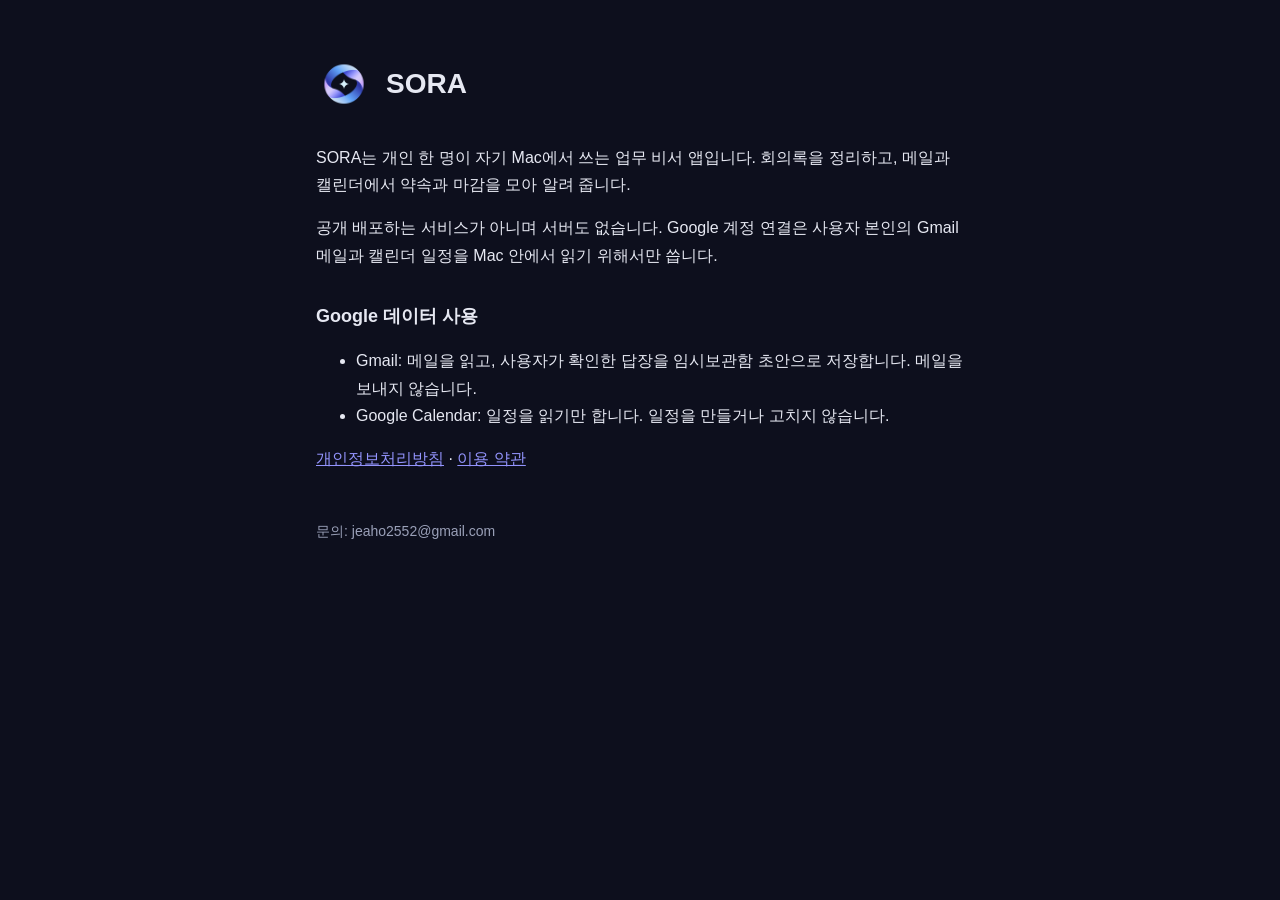
<file: index.html>
<!doctype html>
<html lang="ko">
<head>
<meta charset="utf-8">
<meta name="viewport" content="width=device-width,initial-scale=1">
<title>SORA</title>
<link rel="icon" href="logo.png">
<link rel="stylesheet" href="style.css">
</head>
<body>
<main>
<header><img src="logo.png" alt=""><h1>SORA</h1></header>
<p>SORA는 개인 한 명이 자기 Mac에서 쓰는 업무 비서 앱입니다. 회의록을 정리하고, 메일과 캘린더에서 약속과 마감을 모아 알려 줍니다.</p>
<p>공개 배포하는 서비스가 아니며 서버도 없습니다. Google 계정 연결은 사용자 본인의 Gmail 메일과 캘린더 일정을 Mac 안에서 읽기 위해서만 씁니다.</p>
<h2>Google 데이터 사용</h2>
<ul>
<li>Gmail: 메일을 읽고, 사용자가 확인한 답장을 임시보관함 초안으로 저장합니다. 메일을 보내지 않습니다.</li>
<li>Google Calendar: 일정을 읽기만 합니다. 일정을 만들거나 고치지 않습니다.</li>
</ul>
<p><a href="privacy.html">개인정보처리방침</a> · <a href="terms.html">이용 약관</a></p>
<footer>문의: jeaho2552@gmail.com</footer>
</main>
</body>
</html>
</file>
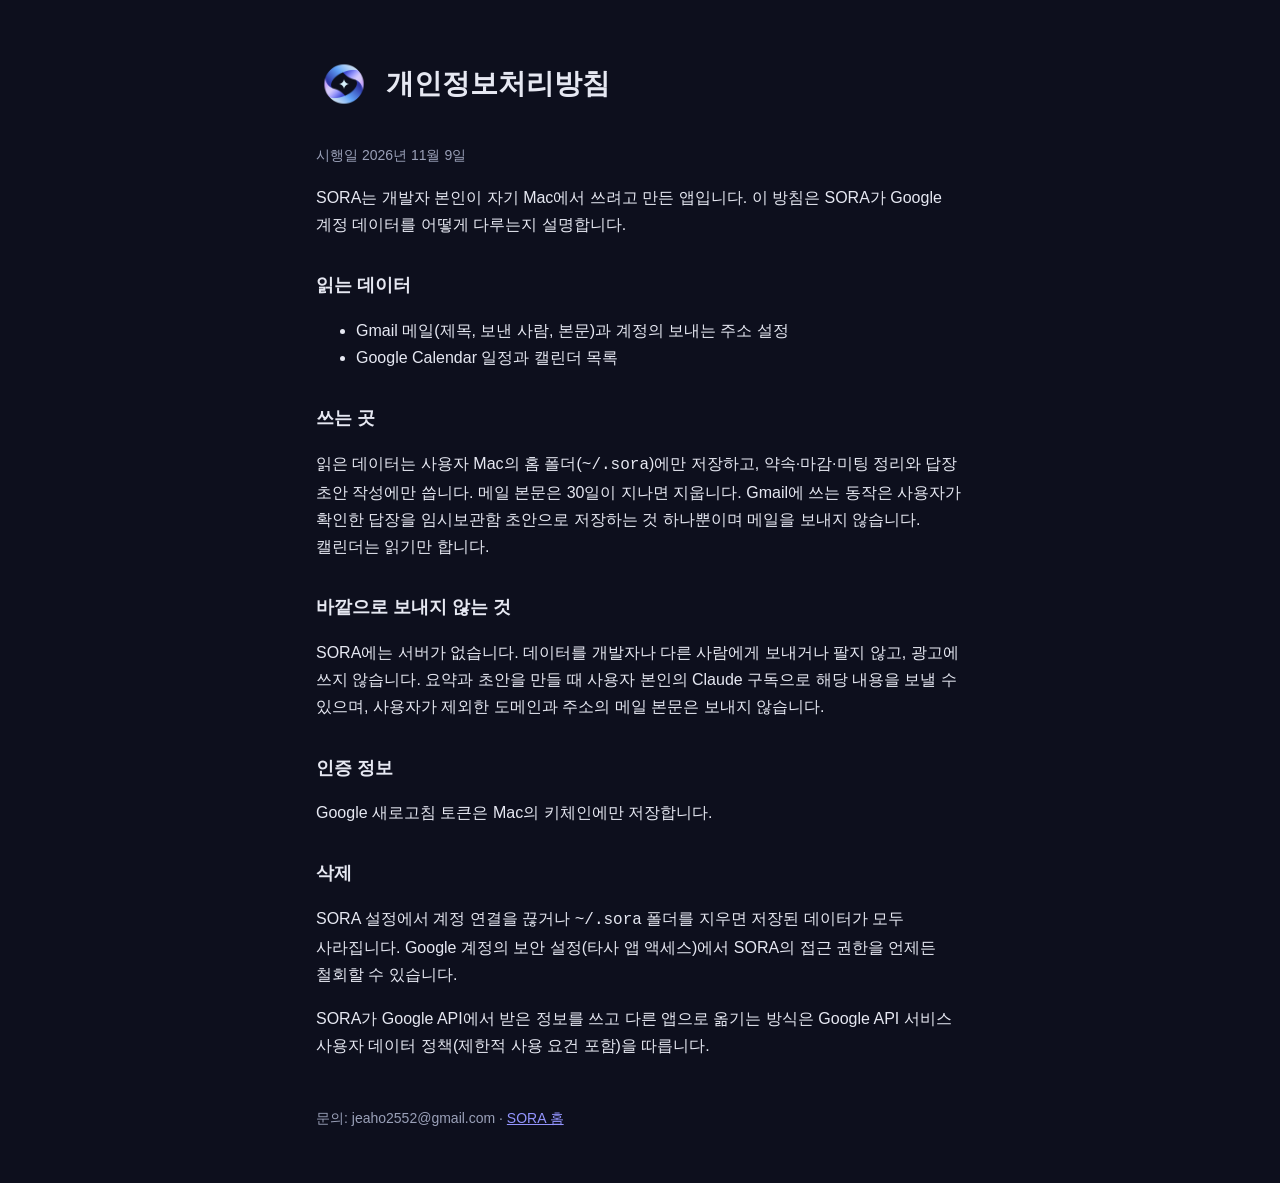
<file: privacy.html>
<!doctype html>
<html lang="ko">
<head>
<meta charset="utf-8">
<meta name="viewport" content="width=device-width,initial-scale=1">
<title>SORA 개인정보처리방침</title>
<link rel="icon" href="logo.png">
<link rel="stylesheet" href="style.css">
</head>
<body>
<main>
<header><img src="logo.png" alt=""><h1>개인정보처리방침</h1></header>
<p class="muted">시행일 2026년 11월 9일</p>
<p>SORA는 개발자 본인이 자기 Mac에서 쓰려고 만든 앱입니다. 이 방침은 SORA가 Google 계정 데이터를 어떻게 다루는지 설명합니다.</p>
<h2>읽는 데이터</h2>
<ul>
<li>Gmail 메일(제목, 보낸 사람, 본문)과 계정의 보내는 주소 설정</li>
<li>Google Calendar 일정과 캘린더 목록</li>
</ul>
<h2>쓰는 곳</h2>
<p>읽은 데이터는 사용자 Mac의 홈 폴더(<code>~/.sora</code>)에만 저장하고, 약속·마감·미팅 정리와 답장 초안 작성에만 씁니다. 메일 본문은 30일이 지나면 지웁니다. Gmail에 쓰는 동작은 사용자가 확인한 답장을 임시보관함 초안으로 저장하는 것 하나뿐이며 메일을 보내지 않습니다. 캘린더는 읽기만 합니다.</p>
<h2>바깥으로 보내지 않는 것</h2>
<p>SORA에는 서버가 없습니다. 데이터를 개발자나 다른 사람에게 보내거나 팔지 않고, 광고에 쓰지 않습니다. 요약과 초안을 만들 때 사용자 본인의 Claude 구독으로 해당 내용을 보낼 수 있으며, 사용자가 제외한 도메인과 주소의 메일 본문은 보내지 않습니다.</p>
<h2>인증 정보</h2>
<p>Google 새로고침 토큰은 Mac의 키체인에만 저장합니다.</p>
<h2>삭제</h2>
<p>SORA 설정에서 계정 연결을 끊거나 <code>~/.sora</code> 폴더를 지우면 저장된 데이터가 모두 사라집니다. Google 계정의 보안 설정(타사 앱 액세스)에서 SORA의 접근 권한을 언제든 철회할 수 있습니다.</p>
<p>SORA가 Google API에서 받은 정보를 쓰고 다른 앱으로 옮기는 방식은 Google API 서비스 사용자 데이터 정책(제한적 사용 요건 포함)을 따릅니다.</p>
<footer>문의: jeaho2552@gmail.com · <a href="index.html">SORA 홈</a></footer>
</main>
</body>
</html>
</file>
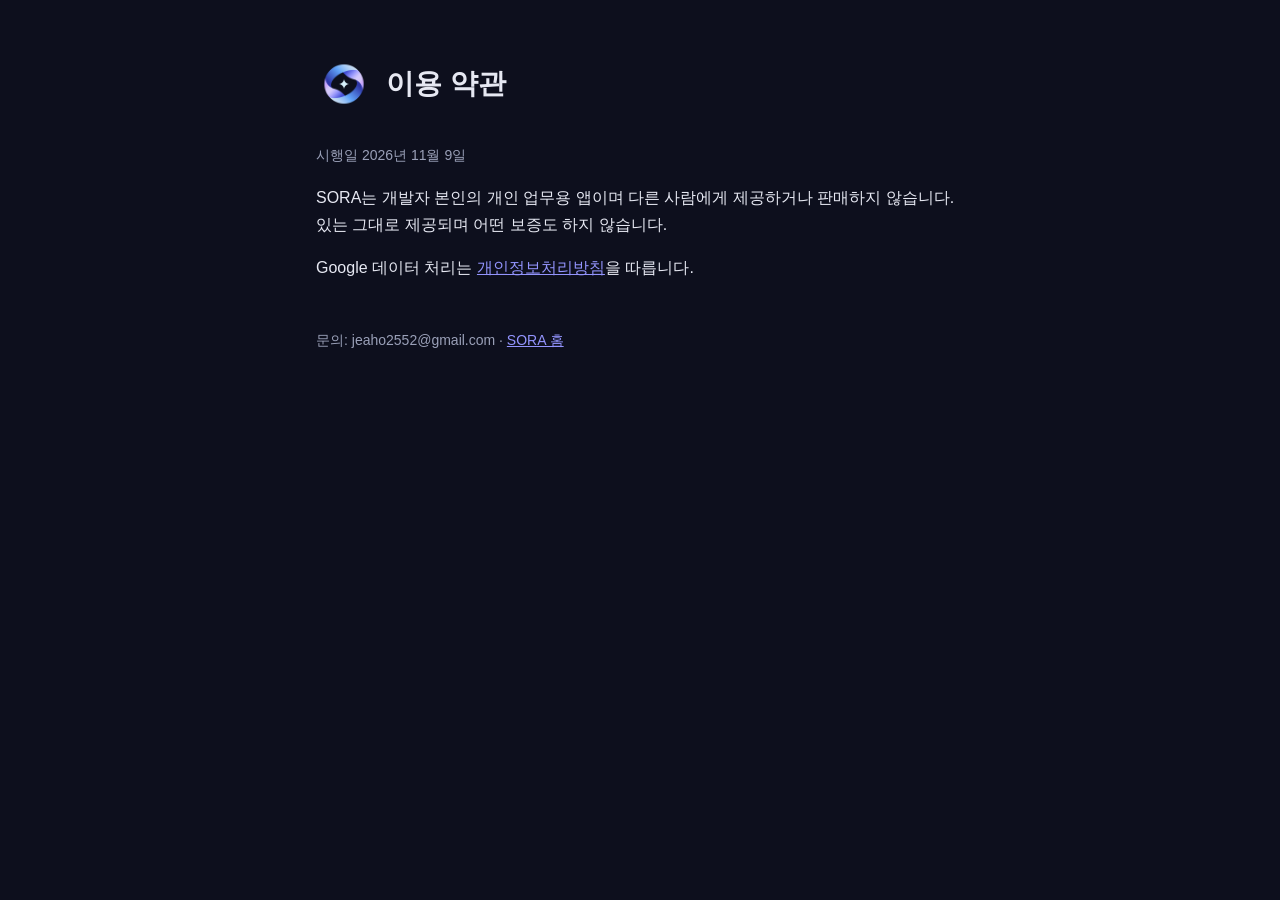
<file: terms.html>
<!doctype html>
<html lang="ko">
<head>
<meta charset="utf-8">
<meta name="viewport" content="width=device-width,initial-scale=1">
<title>SORA 이용 약관</title>
<link rel="icon" href="logo.png">
<link rel="stylesheet" href="style.css">
</head>
<body>
<main>
<header><img src="logo.png" alt=""><h1>이용 약관</h1></header>
<p class="muted">시행일 2026년 11월 9일</p>
<p>SORA는 개발자 본인의 개인 업무용 앱이며 다른 사람에게 제공하거나 판매하지 않습니다. 있는 그대로 제공되며 어떤 보증도 하지 않습니다.</p>
<p>Google 데이터 처리는 <a href="privacy.html">개인정보처리방침</a>을 따릅니다.</p>
<footer>문의: jeaho2552@gmail.com · <a href="index.html">SORA 홈</a></footer>
</main>
</body>
</html>
</file>
<file: style.css>
:root{--bg:#0d0f1d;--fg:#e6e8f2;--muted:#9aa0b8;--accent:#9394fd}
*{box-sizing:border-box}
body{margin:0;background:var(--bg);color:var(--fg);font:16px/1.7 -apple-system,BlinkMacSystemFont,"Apple SD Gothic Neo","Noto Sans KR",sans-serif;word-break:keep-all}
main{max-width:680px;margin:0 auto;padding:56px 16px}
header{display:flex;align-items:center;gap:14px;margin-bottom:32px}
header img{width:56px;height:56px;border-radius:14px}
h1{font-size:28px;margin:0}
h2{font-size:18px;margin-top:32px}
p,li{color:var(--fg)}
.muted{color:var(--muted);font-size:14px}
a{color:var(--accent)}
footer{margin-top:48px;color:var(--muted);font-size:14px}
</file>
